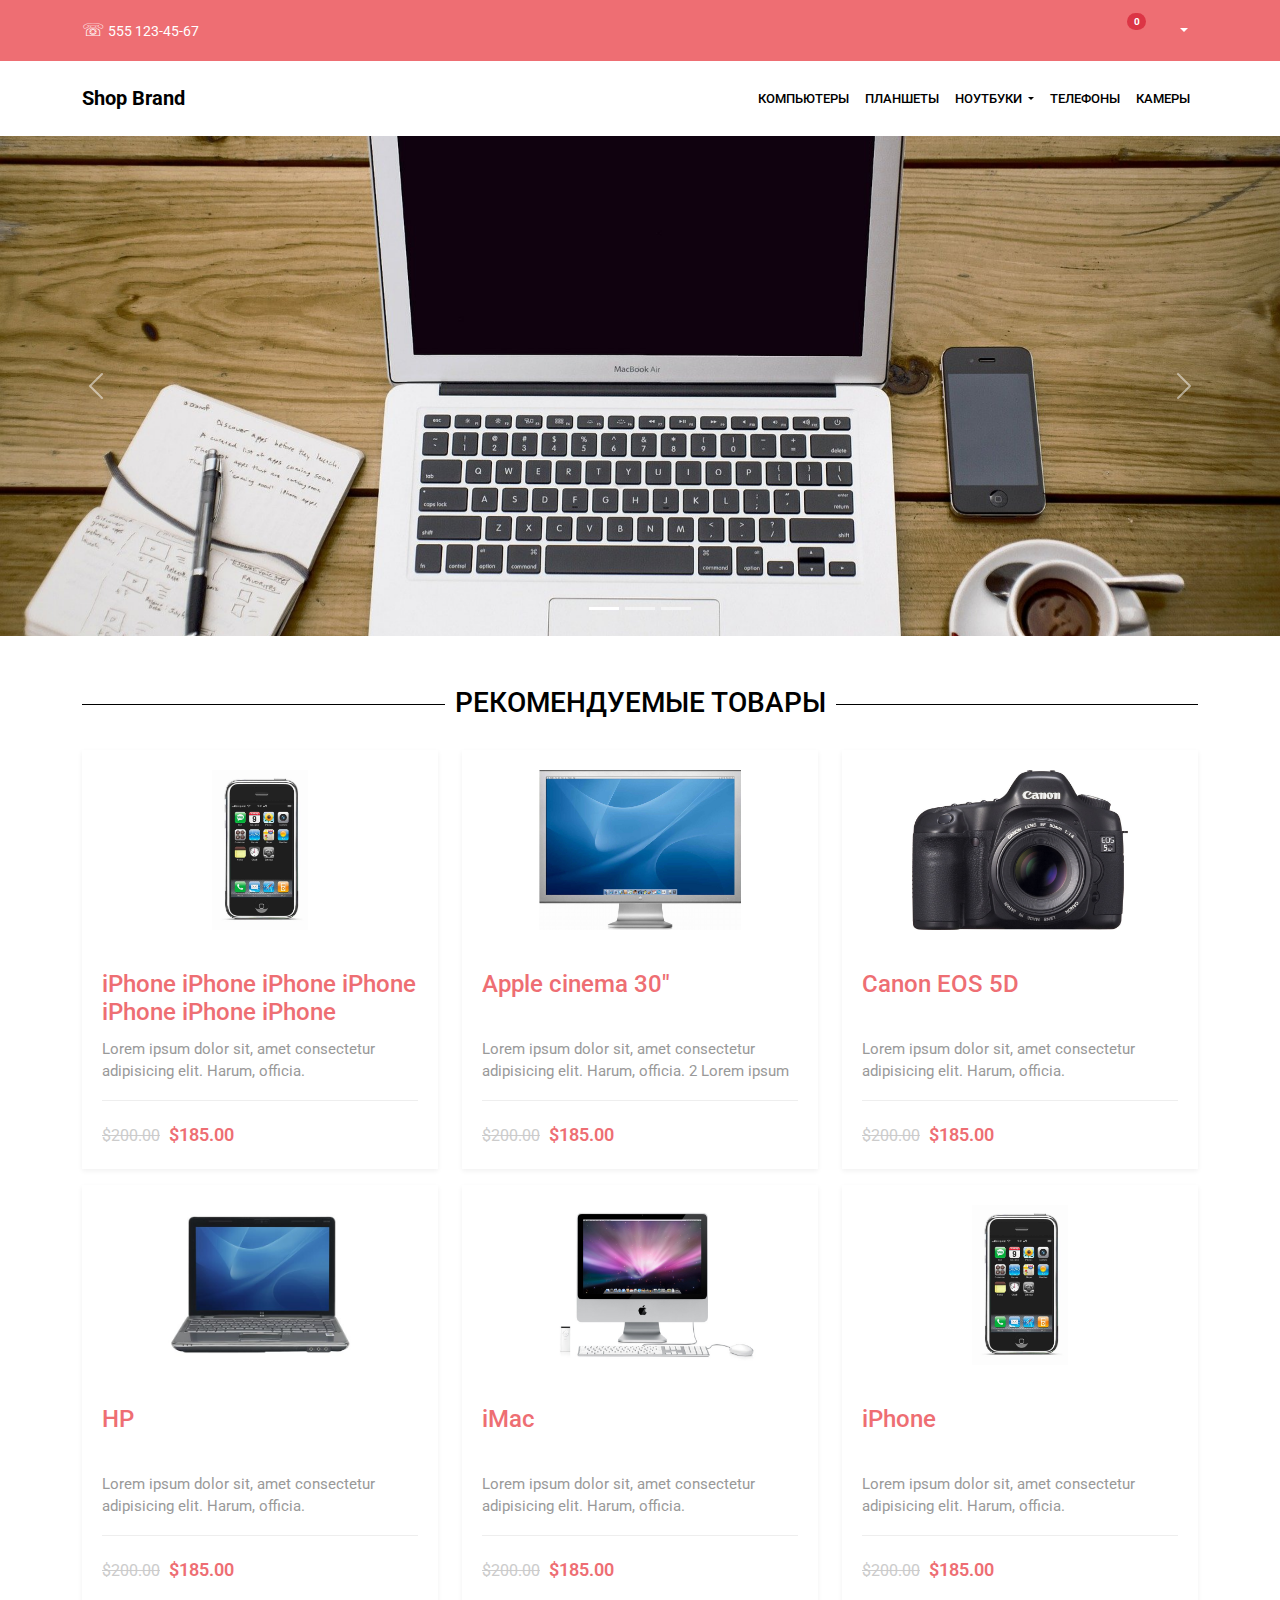
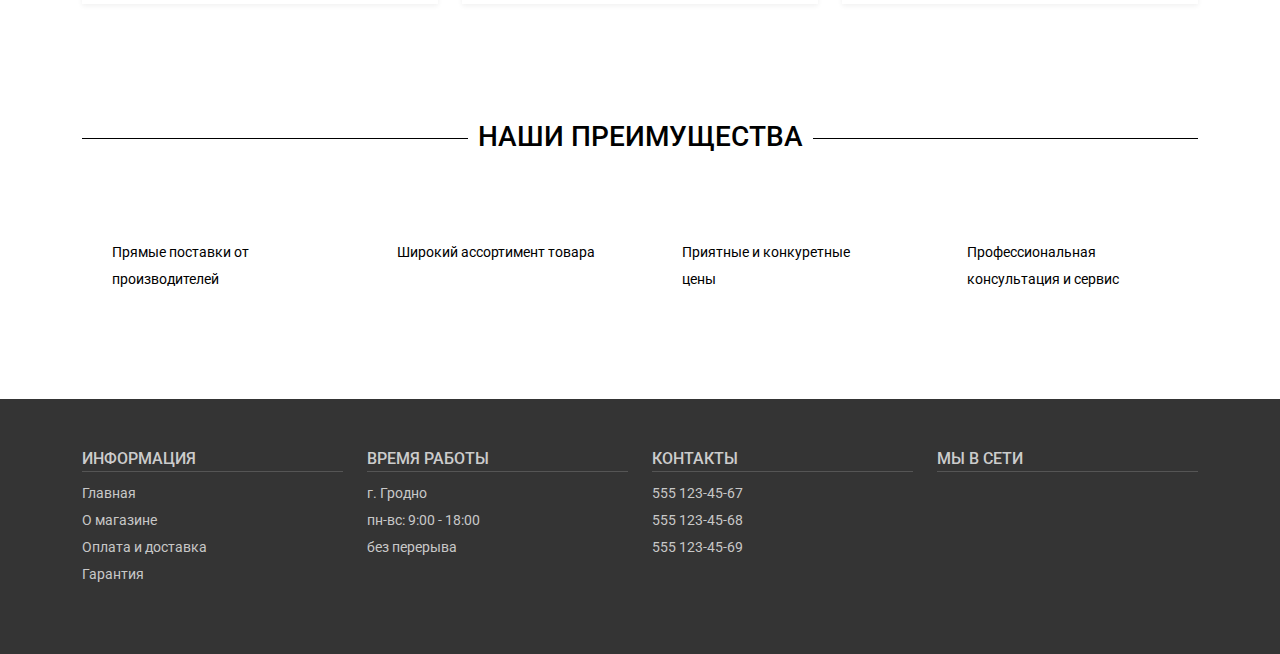
<file: index.html>
<!doctype html>
<html lang="en">
<head>
	<!-- Required meta tags -->
	<meta charset="utf-8">
	<meta name="viewport" content="width=device-width, initial-scale=1">
	<link rel="icon" href="favicon.ico">
	<title>Shop</title>
	<link rel="preconnect" href="https://fonts.gstatic.com">
	<link href="https://fonts.googleapis.com/css2?family=Roboto:wght@300;400;500;700&display=swap" rel="stylesheet">
	<link rel="stylesheet" href="https://use.fontawesome.com/releases/v5.15.2/css/all.css" integrity="sha384-vSIIfh2YWi9wW0r9iZe7RJPrKwp6bG+s9QZMoITbCckVJqGCCRhc+ccxNcdpHuYu" crossorigin="anonymous">
	<link rel="stylesheet" href="bootstrap/css/bootstrap.min.css">
	<link rel="stylesheet" href="css/main.css">
</head>
<body>

	<header>

		<div class="header-top py-3">
			<div class="container">
				<div class="row justify-content-between">

					<div class="col">
						<a href="tel:5551234567"><span class="icon-phone">&#9743;</span> 555 123-45-67</a>
					</div>

					<div class="col icons text-end">

						<form id="search">
							<div class="input-group">
								<input type="text" class="form-control" placeholder="Search..." aria-label="Search..." name="s">
								<button class="btn close-search" type="button"><i class="fas fa-times"></i></button>
								<button class="btn" type="submit"><i class="fas fa-search"></i></button>
							</div>
						</form>
						<a href="#" class="open-search"><i class="fas fa-search"></i></a>

						<a href="#" data-bs-toggle="modal" data-bs-target="#cart-modal" class="open-cart-modal">
							<i class="fas fa-shopping-cart"></i>
							<span class="badge bg-danger rounded-pill count-items">0</span>
						</a>
						<div class="modal fade" id="cart-modal" tabindex="-1" aria-labelledby="exampleModalLabel" aria-hidden="true">
							<div class="modal-dialog modal-xl">
								<div class="modal-content">
									<div class="modal-header">
										<h5 class="modal-title" id="exampleModalLabel">Корзина</h5>
										<button type="button" class="btn-close" data-bs-dismiss="modal" aria-label="Close"></button>
									</div>
									<div class="modal-body">
										<table class="table text-start">
											<thead>
												<tr>
													<th scope="col">Фото</th>
													<th scope="col">Товар</th>
													<th scope="col">Кол-во</th>
													<th scope="col">Цена</th>
												</tr>
											</thead>
											<tbody>
												<tr>
													<td><a href="#"><img src="img/products/apple_cinema_30.jpg" alt=""></a></td>
													<td><a href="#">Apple cinema 30"</a></td>
													<td>1</td>
													<td>1000</td>
												</tr>
												<tr>
													<td><a href="#"><img src="img/products/canon_eos_5d_1.jpg" alt=""></a></td>
													<td><a href="#">Canon EOS 5D</a></td>
													<td>1</td>
													<td>750</td>
												</tr>
												<tr>
													<td><a href="#"><img src="img/products/iphone_1.jpg" alt=""></a></td>
													<td><a href="#">iPhone</a></td>
													<td>1</td>
													<td>1000</td>
												</tr>
											</tbody>
										</table>
									</div>
									<div class="modal-footer">
										<button type="button" class="btn btn-danger" data-bs-dismiss="modal">Продолжить покупки</button>
										<button type="button" class="btn btn-primary">Оформить заказ</button>
									</div>
								</div>
							</div>
						</div>

						<a href="#"><i class="far fa-heart"></i></a>

						<div class="dropdown d-inline-block">
							<a href="#" class="dropdown-toggle" data-bs-toggle="dropdown"><i class="far fa-user"></i></a>
							<ul class="dropdown-menu" aria-labelledby="dropdownMenuButton1">
								<li><a class="dropdown-item" href="#">Авторизация</a></li>
								<li><a class="dropdown-item" href="#">Регистрация</a></li>
							</ul>
						</div>

					</div>

				</div>
			</div>
		</div><!-- header-top -->

		<div class="header-bottom py-2">
			<div class="container">
				<nav class="navbar navbar-expand-lg navbar-light">
					<div class="container-fluid p-0">
						<a class="navbar-brand" href="index.html">Shop Brand</a>
						<button class="navbar-toggler" type="button" data-bs-toggle="collapse" data-bs-target="#navbarSupportedContent" aria-controls="navbarSupportedContent" aria-expanded="false" aria-label="Toggle navigation">
							<span class="navbar-toggler-icon"></span>
						</button>
						<div class="collapse navbar-collapse" id="navbarSupportedContent">
							<ul class="navbar-nav ms-auto mb-2 mb-lg-0">
								<li class="nav-item">
									<a class="nav-link" href="category.html">Компьютеры</a>
								</li>
								<li class="nav-item">
									<a class="nav-link" href="category.html">Планшеты</a>
								</li>
								<li class="nav-item dropdown">
									<a class="nav-link dropdown-toggle" href="#" id="navbarDropdown" role="button" data-bs-toggle="dropdown" aria-expanded="false">
										Ноутбуки
									</a>
									<ul class="dropdown-menu" aria-labelledby="navbarDropdown">
										<li><a class="dropdown-item" href="category.html">Mac</a></li>
										<li><a class="dropdown-item" href="category.html">Windows</a></li>
									</ul>
								</li>
								<li class="nav-item">
									<a class="nav-link" href="category.html">Телефоны</a>
								</li>
								<li class="nav-item">
									<a class="nav-link" href="category.html">Камеры</a>
								</li>
							</ul>
						</div>
					</div>
				</nav>
			</div>
		</div><!-- header-bottom -->

	</header>

	<div class="container-fluid my-carousel">			
		<div id="carouselExampleIndicators" class="carousel slide carousel-fade" data-bs-ride="carousel" data-bs-interval="5000">
			<div class="carousel-indicators">
				<button type="button" data-bs-target="#carouselExampleIndicators" data-bs-slide-to="0" class="active" aria-current="true" aria-label="Slide 1"></button>
				<button type="button" data-bs-target="#carouselExampleIndicators" data-bs-slide-to="1" aria-label="Slide 2"></button>
				<button type="button" data-bs-target="#carouselExampleIndicators" data-bs-slide-to="2" aria-label="Slide 3"></button>
			</div>
			<div class="carousel-inner">
				<div class="carousel-item active">
					<img src="img/1.jpg" class="d-block w-100" alt="...">
				</div>
				<div class="carousel-item">
					<img src="img/2.jpg" class="d-block w-100" alt="...">
				</div>
				<div class="carousel-item">
					<img src="img/3.jpg" class="d-block w-100" alt="...">
				</div>
			</div>
			<button class="carousel-control-prev" type="button" data-bs-target="#carouselExampleIndicators"  data-bs-slide="prev">
				<span class="carousel-control-prev-icon" aria-hidden="true"></span>
				<span class="visually-hidden">Previous</span>
			</button>
			<button class="carousel-control-next" type="button" data-bs-target="#carouselExampleIndicators"  data-bs-slide="next">
				<span class="carousel-control-next-icon" aria-hidden="true"></span>
				<span class="visually-hidden">Next</span>
			</button>
		</div>
	</div>

	<section class="featured-products">
		<div class="container">
			<div class="row">
				<div class="col-12">
					<h3 class="section-title">Рекомендуемые товары</h3>
				</div>

				<div class="col-md-4 col-sm-6 mb-3">
					<div class="product-card">
						<div class="product-thumb">
							<a href="product.html"><img src="img/products/iphone_1.jpg" alt=""></a>
						</div>
						<div class="product-details">
							<h4><a href="product.html">iPhone iPhone iPhone iPhone iPhone iPhone iPhone</a></h4>
							<p>Lorem ipsum dolor sit, amet consectetur adipisicing elit. Harum, officia.</p>
							<div class="product-bottom-details d-flex justify-content-between">
								<div class="product-price">
									<small>$200.00</small>
									$185.00
								</div>
								<div class="product-links">
									<a href="#"><i class="fas fa-shopping-cart"></i></a>
									<a href="#"><i class="far fa-heart"></i></a>
								</div>
							</div>
						</div>
					</div>
				</div>

				<div class="col-md-4 col-sm-6 mb-3">
					<div class="product-card">
						<div class="product-thumb">
							<a href="product.html"><img src="img/products/apple_cinema_30.jpg" alt=""></a>
						</div>
						<div class="product-details">
							<h4><a href="product.html">Apple cinema 30"</a></h4>
							<p>Lorem ipsum dolor sit, amet consectetur adipisicing elit. Harum, officia. 2 Lorem ipsum dolor sit, amet consectetur adipisicing elit. Harum, officia.</p>
							<div class="product-bottom-details d-flex justify-content-between">
								<div class="product-price">
									<small>$200.00</small>
									$185.00
								</div>
								<div class="product-links">
									<a href="#"><i class="fas fa-shopping-cart"></i></a>
									<a href="#"><i class="far fa-heart"></i></a>
								</div>
							</div>
						</div>
					</div>
				</div>

				<div class="col-md-4 col-sm-6 mb-3">
					<div class="product-card">
						<div class="product-thumb">
							<a href="product.html"><img src="img/products/canon_eos_5d_1.jpg" alt=""></a>
						</div>
						<div class="product-details">
							<h4><a href="product.html">Canon EOS 5D</a></h4>
							<p>Lorem ipsum dolor sit, amet consectetur adipisicing elit. Harum, officia.</p>
							<div class="product-bottom-details d-flex justify-content-between">
								<div class="product-price">
									<small>$200.00</small>
									$185.00
								</div>
								<div class="product-links">
									<a href="#"><i class="fas fa-shopping-cart"></i></a>
									<a href="#"><i class="far fa-heart"></i></a>
								</div>
							</div>
						</div>
					</div>
				</div>

				<div class="col-md-4 col-sm-6 mb-3">
					<div class="product-card">
						<div class="product-thumb">
							<a href="product.html"><img src="img/products/hp_1.jpg" alt=""></a>
						</div>
						<div class="product-details">
							<h4><a href="product.html">HP</a></h4>
							<p>Lorem ipsum dolor sit, amet consectetur adipisicing elit. Harum, officia.</p>
							<div class="product-bottom-details d-flex justify-content-between">
								<div class="product-price">
									<small>$200.00</small>
									$185.00
								</div>
								<div class="product-links">
									<a href="#"><i class="fas fa-shopping-cart"></i></a>
									<a href="#"><i class="far fa-heart"></i></a>
								</div>
							</div>
						</div>
					</div>
				</div>

				<div class="col-md-4 col-sm-6 mb-3">
					<div class="product-card">
						<div class="product-thumb">
							<a href="product.html"><img src="img/products/imac_1.jpg" alt=""></a>
						</div>
						<div class="product-details">
							<h4><a href="product.html">iMac</a></h4>
							<p>Lorem ipsum dolor sit, amet consectetur adipisicing elit. Harum, officia.</p>
							<div class="product-bottom-details d-flex justify-content-between">
								<div class="product-price">
									<small>$200.00</small>
									$185.00
								</div>
								<div class="product-links">
									<a href="#"><i class="fas fa-shopping-cart"></i></a>
									<a href="#"><i class="far fa-heart"></i></a>
								</div>
							</div>
						</div>
					</div>
				</div>

				<div class="col-md-4 col-sm-6 mb-3">
					<div class="product-card">
						<div class="product-thumb">
							<a href="product.html"><img src="img/products/iphone_1.jpg" alt=""></a>
						</div>
						<div class="product-details">
							<h4><a href="product.html">iPhone</a></h4>
							<p>Lorem ipsum dolor sit, amet consectetur adipisicing elit. Harum, officia.</p>
							<div class="product-bottom-details d-flex justify-content-between">
								<div class="product-price">
									<small>$200.00</small>
									$185.00
								</div>
								<div class="product-links">
									<a href="#"><i class="fas fa-shopping-cart"></i></a>
									<a href="#"><i class="far fa-heart"></i></a>
								</div>
							</div>
						</div>
					</div>
				</div>

			</div>
		</div>
	</section>

	<section class="services">
		<div class="container">
			<div class="row">
				<div class="col-12">
					<h3 class="section-title">Наши преимущества</h3>
				</div>
				<div class="col-md-3 col-sm-6">
					<div class="service-item">
						<p class="text-center"><i class="fas fa-shipping-fast"></i></p>
						<p>Прямые поставки от производителей</p>
					</div>
				</div>

				<div class="col-md-3 col-sm-6">
					<div class="service-item">
						<p class="text-center"><i class="fas fa-cubes"></i></p>
						<p>Широкий ассортимент товара</p>
					</div>
				</div>

				<div class="col-md-3 col-sm-6">
					<div class="service-item">
						<p class="text-center"><i class="fas fa-hand-holding-usd"></i></p>
						<p>Приятные и конкуретные цены</p>
					</div>
				</div>

				<div class="col-md-3 col-sm-6">
					<div class="service-item">
						<p class="text-center"><i class="fas fa-user-cog"></i></p>
						<p>Профессиональная консультация и сервис</p>
					</div>
				</div>
			</div>
		</div>
	</section>

	<footer>
		<section class="footer">
			<div class="container">
				<div class="row">
					<div class="col-md-3 col-6">
						<h4>Информация</h4>
						<ul class="list-unstyled">
							<li><a href="index.html">Главная</a></li>
							<li><a href="index.html">О магазине</a></li>
							<li><a href="index.html">Оплата и доставка</a></li>
							<li><a href="index.html">Гарантия</a></li>
						</ul>
					</div>

					<div class="col-md-3 col-6">
						<h4>Время работы</h4>
						<ul class="list-unstyled">
							<li>г. Гродно</li>
							<li>пн-вс: 9:00 - 18:00</li>
							<li>без перерыва</li>
						</ul>
					</div>

					<div class="col-md-3 col-6">
						<h4>Контакты</h4>
						<ul class="list-unstyled">
							<li><a href="tel:5551234567">555 123-45-67</a></li>
							<li><a href="tel:5551234568">555 123-45-68</a></li>
							<li><a href="tel:5551234569">555 123-45-69</a></li>
						</ul>
					</div>

					<div class="col-md-3 col-6">
						<h4>Мы в сети</h4>
						<div class="footer-icons">
							<a href="#"><i class="fab fa-facebook-f"></i></a>
							<a href="#"><i class="fab fa-youtube"></i></a>
							<a href="#"><i class="fab fa-instagram"></i></a>
						</div>
					</div>
				</div>
			</div>
		</section>
	</footer>

	<button id="top">
		<i class="fas fa-angle-double-up"></i>
	</button>

	<script src="bootstrap/js/bootstrap.bundle.js"></script>
	<script src="https://code.jquery.com/jquery-3.5.1.min.js" integrity="sha256-9/aliU8dGd2tb6OSsuzixeV4y/faTqgFtohetphbbj0=" crossorigin="anonymous"></script>
	<script src="js/main.js"></script>
	
</body>
</html>
</file>
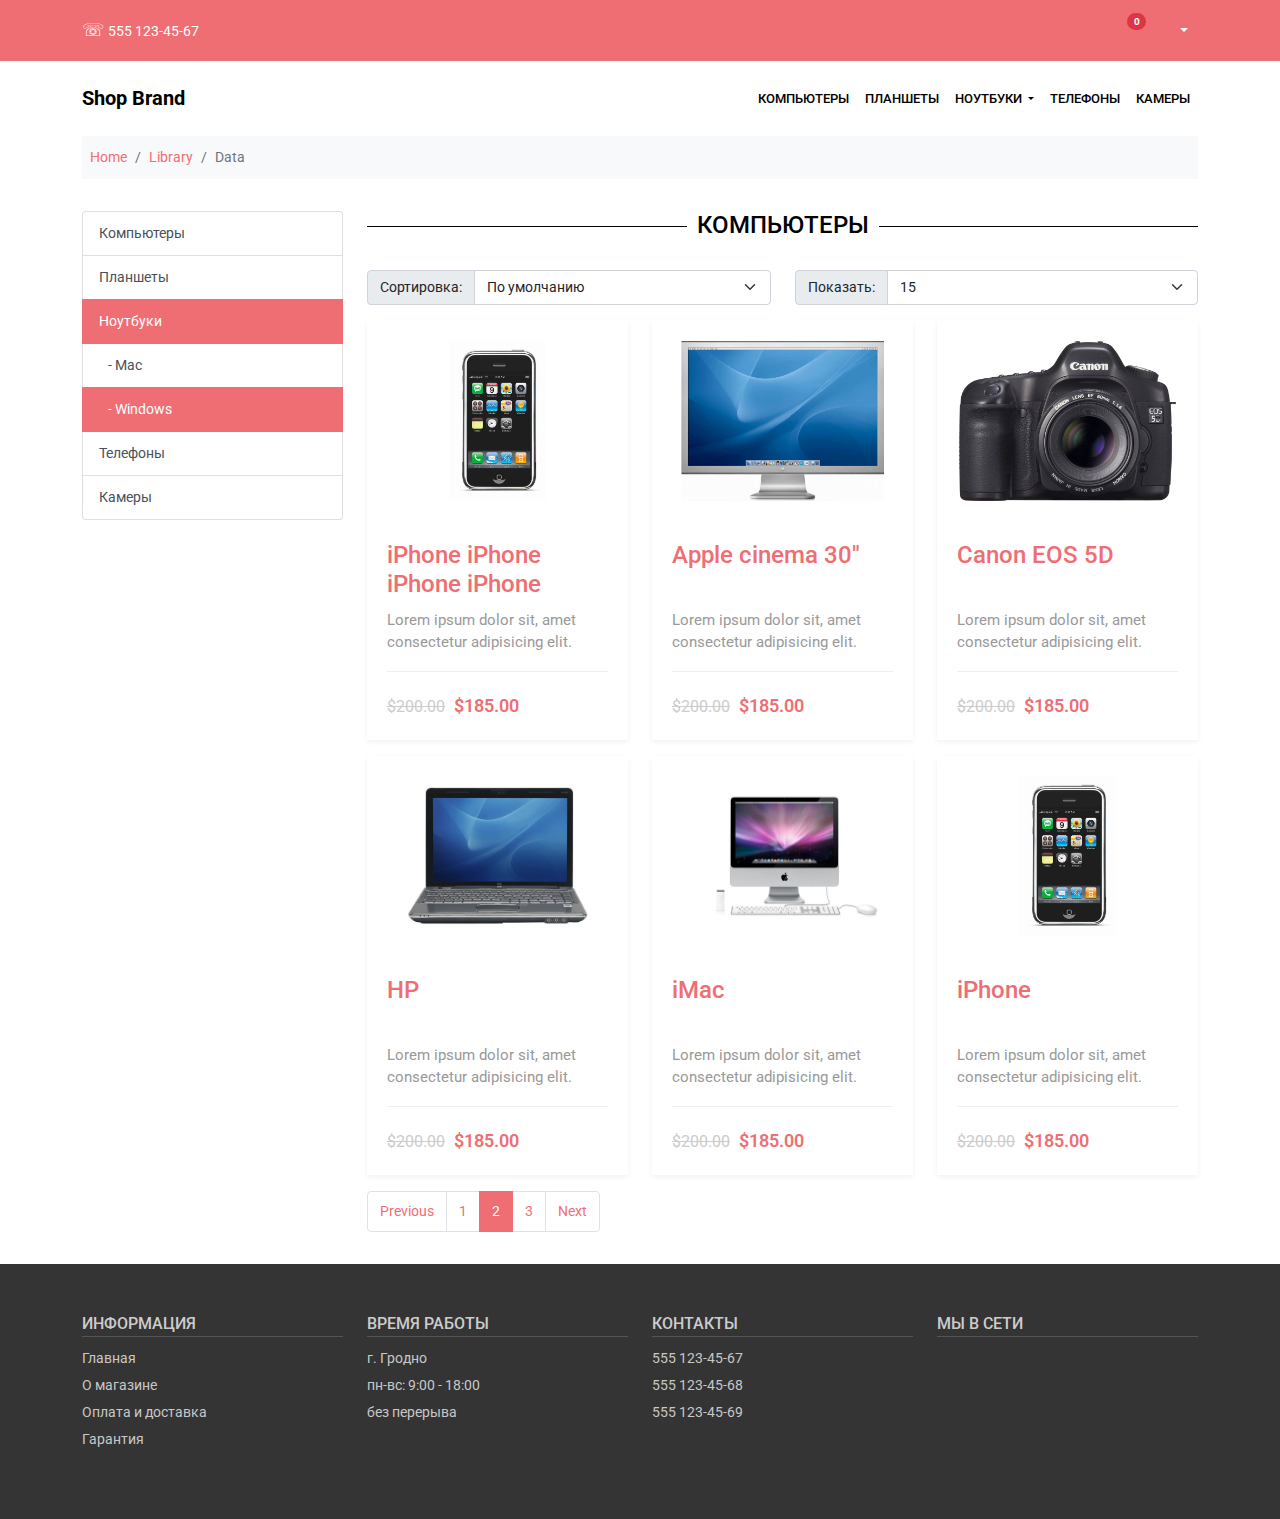
<file: category.html>
<!doctype html>
<html lang="en">
<head>
	<!-- Required meta tags -->
	<meta charset="utf-8">
	<meta name="viewport" content="width=device-width, initial-scale=1">
	<link rel="icon" href="favicon.ico">
	<title>Shop</title>
	<link rel="preconnect" href="https://fonts.gstatic.com">
	<link href="https://fonts.googleapis.com/css2?family=Roboto:wght@300;400;500;700&display=swap" rel="stylesheet">
	<link rel="stylesheet" href="https://use.fontawesome.com/releases/v5.15.2/css/all.css" integrity="sha384-vSIIfh2YWi9wW0r9iZe7RJPrKwp6bG+s9QZMoITbCckVJqGCCRhc+ccxNcdpHuYu" crossorigin="anonymous">
	<link rel="stylesheet" href="bootstrap/css/bootstrap.min.css">
	<link rel="stylesheet" href="css/main.css">
</head>
<body>

	<header>

		<div class="header-top py-3">
			<div class="container">
				<div class="row justify-content-between">

					<div class="col">
						<a href="tel:5551234567"><span class="icon-phone">&#9743;</span> 555 123-45-67</a>
					</div>

					<div class="col icons text-end">

						<form id="search">
							<div class="input-group">
								<input type="text" class="form-control" placeholder="Search..." aria-label="Search..." name="s">
								<button class="btn close-search" type="button"><i class="fas fa-times"></i></button>
								<button class="btn" type="submit"><i class="fas fa-search"></i></button>
							</div>
						</form>
						<a href="#" class="open-search"><i class="fas fa-search"></i></a>

						<a href="#" data-bs-toggle="modal" data-bs-target="#cart-modal" class="open-cart-modal">
							<i class="fas fa-shopping-cart"></i>
							<span class="badge bg-danger rounded-pill count-items">0</span>
						</a>
						<div class="modal fade" id="cart-modal" tabindex="-1" aria-labelledby="exampleModalLabel" aria-hidden="true">
							<div class="modal-dialog modal-xl">
								<div class="modal-content">
									<div class="modal-header">
										<h5 class="modal-title" id="exampleModalLabel">Корзина</h5>
										<button type="button" class="btn-close" data-bs-dismiss="modal" aria-label="Close"></button>
									</div>
									<div class="modal-body">
										<table class="table text-start">
											<thead>
												<tr>
													<th scope="col">Фото</th>
													<th scope="col">Товар</th>
													<th scope="col">Кол-во</th>
													<th scope="col">Цена</th>
												</tr>
											</thead>
											<tbody>
												<tr>
													<td><a href="#"><img src="img/products/apple_cinema_30.jpg" alt=""></a></td>
													<td><a href="#">Apple cinema 30"</a></td>
													<td>1</td>
													<td>1000</td>
												</tr>
												<tr>
													<td><a href="#"><img src="img/products/canon_eos_5d_1.jpg" alt=""></a></td>
													<td><a href="#">Canon EOS 5D</a></td>
													<td>1</td>
													<td>750</td>
												</tr>
												<tr>
													<td><a href="#"><img src="img/products/iphone_1.jpg" alt=""></a></td>
													<td><a href="#">iPhone</a></td>
													<td>1</td>
													<td>1000</td>
												</tr>
											</tbody>
										</table>
									</div>
									<div class="modal-footer">
										<button type="button" class="btn btn-danger" data-bs-dismiss="modal">Продолжить покупки</button>
										<button type="button" class="btn btn-primary">Оформить заказ</button>
									</div>
								</div>
							</div>
						</div>

						<a href="#"><i class="far fa-heart"></i></a>

						<div class="dropdown d-inline-block">
							<a href="#" class="dropdown-toggle" data-bs-toggle="dropdown"><i class="far fa-user"></i></a>
							<ul class="dropdown-menu" aria-labelledby="dropdownMenuButton1">
								<li><a class="dropdown-item" href="#">Авторизация</a></li>
								<li><a class="dropdown-item" href="#">Регистрация</a></li>
							</ul>
						</div>

					</div>

				</div>
			</div>
		</div><!-- header-top -->

		<div class="header-bottom py-2">
			<div class="container">
				<nav class="navbar navbar-expand-lg navbar-light">
					<div class="container-fluid p-0">
						<a class="navbar-brand" href="index.html">Shop Brand</a>
						<button class="navbar-toggler" type="button" data-bs-toggle="collapse" data-bs-target="#navbarSupportedContent" aria-controls="navbarSupportedContent" aria-expanded="false" aria-label="Toggle navigation">
							<span class="navbar-toggler-icon"></span>
						</button>
						<div class="collapse navbar-collapse" id="navbarSupportedContent">
							<ul class="navbar-nav ms-auto mb-2 mb-lg-0">
								<li class="nav-item">
									<a class="nav-link" href="category.html">Компьютеры</a>
								</li>
								<li class="nav-item">
									<a class="nav-link" href="category.html">Планшеты</a>
								</li>
								<li class="nav-item dropdown">
									<a class="nav-link dropdown-toggle" href="#" id="navbarDropdown" role="button" data-bs-toggle="dropdown" aria-expanded="false">
										Ноутбуки
									</a>
									<ul class="dropdown-menu" aria-labelledby="navbarDropdown">
										<li><a class="dropdown-item" href="category.html">Mac</a></li>
										<li><a class="dropdown-item" href="category.html">Windows</a></li>
									</ul>
								</li>
								<li class="nav-item">
									<a class="nav-link" href="category.html">Телефоны</a>
								</li>
								<li class="nav-item">
									<a class="nav-link" href="category.html">Камеры</a>
								</li>
							</ul>
						</div>
					</div>
				</nav>
			</div>
		</div><!-- header-bottom -->

	</header>

	<div class="container">
		<nav aria-label="breadcrumb">
			<ol class="breadcrumb bg-light p-2">
				<li class="breadcrumb-item"><a href="#">Home</a></li>
				<li class="breadcrumb-item"><a href="#">Library</a></li>
				<li class="breadcrumb-item active" aria-current="page">Data</li>
			</ol>
		</nav>
	</div>

	<div class="container py-3">
		<div class="row">

			<div class="col-lg-3 sidebar">
				<div class="sidebar-toggler mb-2">
					<button class="btn btn-light" type="button">Категории <i class="fas fa-chevron-circle-down"></i></button>
				</div>
				<div class="sidebar-toggle">
					<div class="list-group">
						<a href="#" class="list-group-item list-group-item-action">Компьютеры</a>
						<a href="#" class="list-group-item list-group-item-action">Планшеты</a>
						<a href="#" class="list-group-item list-group-item-action active">Ноутбуки</a>
						<a href="#" class="list-group-item list-group-item-action">&nbsp;&nbsp;&nbsp;- Mac</a>
						<a href="#" class="list-group-item list-group-item-action active">&nbsp;&nbsp;&nbsp;- Windows</a>
						<a href="#" class="list-group-item list-group-item-action">Телефоны</a>
						<a href="#" class="list-group-item list-group-item-action">Камеры</a>
					</div>
				</div>
			</div>

			<div class="col-lg-9 content">

				<h1 class="section-title">Компьютеры</h1>

				<div class="row">
					<div class="col-sm-6">
						<div class="input-group mb-3">
							<label class="input-group-text" for="input-sort">Сортировка:</label>
							<select class="form-select" id="input-sort">
								<option selected>По умолчанию</option>
								<option value="1">Название (А - Я)</option>
								<option value="2">Название (Я - А)</option>
								<option value="3">Цена (низкая > высокая)</option>
								<option value="3">Цена (высокая > низкая)</option>
							</select>
						</div>
					</div>

					<div class="col-sm-6">
						<div class="input-group mb-3">
							<label class="input-group-text" for="input-sort">Показать:</label>
							<select class="form-select" id="input-sort">
								<option selected>15</option>
								<option value="1">25</option>
								<option value="2">50</option>
								<option value="3">75</option>
								<option value="3">100</option>
							</select>
						</div>
					</div>
				</div>

				<div class="row">
					<div class="col-md-4 col-sm-6 mb-3">
						<div class="product-card">
							<div class="product-thumb">
								<a href="product.html"><img src="img/products/iphone_1.jpg" alt=""></a>
							</div>
							<div class="product-details">
								<h4><a href="product.html">iPhone iPhone iPhone iPhone iPhone iPhone iPhone</a></h4>
								<p>Lorem ipsum dolor sit, amet consectetur adipisicing elit. Harum, officia.</p>
								<div class="product-bottom-details d-flex justify-content-between">
									<div class="product-price">
										<small>$200.00</small>
										$185.00
									</div>
									<div class="product-links">
										<a href="#"><i class="fas fa-shopping-cart"></i></a>
										<a href="#"><i class="far fa-heart"></i></a>
									</div>
								</div>
							</div>
						</div>
					</div>

					<div class="col-md-4 col-sm-6 mb-3">
						<div class="product-card">
							<div class="product-thumb">
								<a href="product.html"><img src="img/products/apple_cinema_30.jpg" alt=""></a>
							</div>
							<div class="product-details">
								<h4><a href="product.html">Apple cinema 30"</a></h4>
								<p>Lorem ipsum dolor sit, amet consectetur adipisicing elit. Harum, officia. 2 Lorem ipsum dolor sit, amet consectetur adipisicing elit. Harum, officia.</p>
								<div class="product-bottom-details d-flex justify-content-between">
									<div class="product-price">
										<small>$200.00</small>
										$185.00
									</div>
									<div class="product-links">
										<a href="#"><i class="fas fa-shopping-cart"></i></a>
										<a href="#"><i class="far fa-heart"></i></a>
									</div>
								</div>
							</div>
						</div>
					</div>

					<div class="col-md-4 col-sm-6 mb-3">
						<div class="product-card">
							<div class="product-thumb">
								<a href="product.html"><img src="img/products/canon_eos_5d_1.jpg" alt=""></a>
							</div>
							<div class="product-details">
								<h4><a href="product.html">Canon EOS 5D</a></h4>
								<p>Lorem ipsum dolor sit, amet consectetur adipisicing elit. Harum, officia.</p>
								<div class="product-bottom-details d-flex justify-content-between">
									<div class="product-price">
										<small>$200.00</small>
										$185.00
									</div>
									<div class="product-links">
										<a href="#"><i class="fas fa-shopping-cart"></i></a>
										<a href="#"><i class="far fa-heart"></i></a>
									</div>
								</div>
							</div>
						</div>
					</div>

					<div class="col-md-4 col-sm-6 mb-3">
						<div class="product-card">
							<div class="product-thumb">
								<a href="product.html"><img src="img/products/hp_1.jpg" alt=""></a>
							</div>
							<div class="product-details">
								<h4><a href="product.html">HP</a></h4>
								<p>Lorem ipsum dolor sit, amet consectetur adipisicing elit. Harum, officia.</p>
								<div class="product-bottom-details d-flex justify-content-between">
									<div class="product-price">
										<small>$200.00</small>
										$185.00
									</div>
									<div class="product-links">
										<a href="#"><i class="fas fa-shopping-cart"></i></a>
										<a href="#"><i class="far fa-heart"></i></a>
									</div>
								</div>
							</div>
						</div>
					</div>

					<div class="col-md-4 col-sm-6 mb-3">
						<div class="product-card">
							<div class="product-thumb">
								<a href="product.html"><img src="img/products/imac_1.jpg" alt=""></a>
							</div>
							<div class="product-details">
								<h4><a href="product.html">iMac</a></h4>
								<p>Lorem ipsum dolor sit, amet consectetur adipisicing elit. Harum, officia.</p>
								<div class="product-bottom-details d-flex justify-content-between">
									<div class="product-price">
										<small>$200.00</small>
										$185.00
									</div>
									<div class="product-links">
										<a href="#"><i class="fas fa-shopping-cart"></i></a>
										<a href="#"><i class="far fa-heart"></i></a>
									</div>
								</div>
							</div>
						</div>
					</div>

					<div class="col-md-4 col-sm-6 mb-3">
						<div class="product-card">
							<div class="product-thumb">
								<a href="product.html"><img src="img/products/iphone_1.jpg" alt=""></a>
							</div>
							<div class="product-details">
								<h4><a href="product.html">iPhone</a></h4>
								<p>Lorem ipsum dolor sit, amet consectetur adipisicing elit. Harum, officia.</p>
								<div class="product-bottom-details d-flex justify-content-between">
									<div class="product-price">
										<small>$200.00</small>
										$185.00
									</div>
									<div class="product-links">
										<a href="#"><i class="fas fa-shopping-cart"></i></a>
										<a href="#"><i class="far fa-heart"></i></a>
									</div>
								</div>
							</div>
						</div>
					</div>
				</div>

				<div class="row">
					<div class="col-md-12">
						<nav>
							<ul class="pagination">
								<li class="page-item">
									<a class="page-link" href="#" tabindex="-1" aria-disabled="true">Previous</a>
								</li>
								<li class="page-item"><a class="page-link" href="#">1</a></li>
								<li class="page-item active" aria-current="page">
									<a class="page-link" href="#">2</a>
								</li>
								<li class="page-item"><a class="page-link" href="#">3</a></li>
								<li class="page-item">
									<a class="page-link" href="#">Next</a>
								</li>
							</ul>
						</nav>
					</div>
				</div>

			</div>

		</div>
	</div>

	<footer>
		<section class="footer">
			<div class="container">
				<div class="row">
					<div class="col-md-3 col-6">
						<h4>Информация</h4>
						<ul class="list-unstyled">
							<li><a href="index.html">Главная</a></li>
							<li><a href="index.html">О магазине</a></li>
							<li><a href="index.html">Оплата и доставка</a></li>
							<li><a href="index.html">Гарантия</a></li>
						</ul>
					</div>

					<div class="col-md-3 col-6">
						<h4>Время работы</h4>
						<ul class="list-unstyled">
							<li>г. Гродно</li>
							<li>пн-вс: 9:00 - 18:00</li>
							<li>без перерыва</li>
						</ul>
					</div>

					<div class="col-md-3 col-6">
						<h4>Контакты</h4>
						<ul class="list-unstyled">
							<li><a href="tel:5551234567">555 123-45-67</a></li>
							<li><a href="tel:5551234568">555 123-45-68</a></li>
							<li><a href="tel:5551234569">555 123-45-69</a></li>
						</ul>
					</div>

					<div class="col-md-3 col-6">
						<h4>Мы в сети</h4>
						<div class="footer-icons">
							<a href="#"><i class="fab fa-facebook-f"></i></a>
							<a href="#"><i class="fab fa-youtube"></i></a>
							<a href="#"><i class="fab fa-instagram"></i></a>
						</div>
					</div>
				</div>
			</div>
		</section>
	</footer>

	<button id="top">
		<i class="fas fa-angle-double-up"></i>
	</button>

	<script src="bootstrap/js/bootstrap.bundle.js"></script>
	<script src="https://code.jquery.com/jquery-3.5.1.min.js" integrity="sha256-9/aliU8dGd2tb6OSsuzixeV4y/faTqgFtohetphbbj0=" crossorigin="anonymous"></script>
	<script src="js/main.js"></script>
	
</body>
</html>
</file>
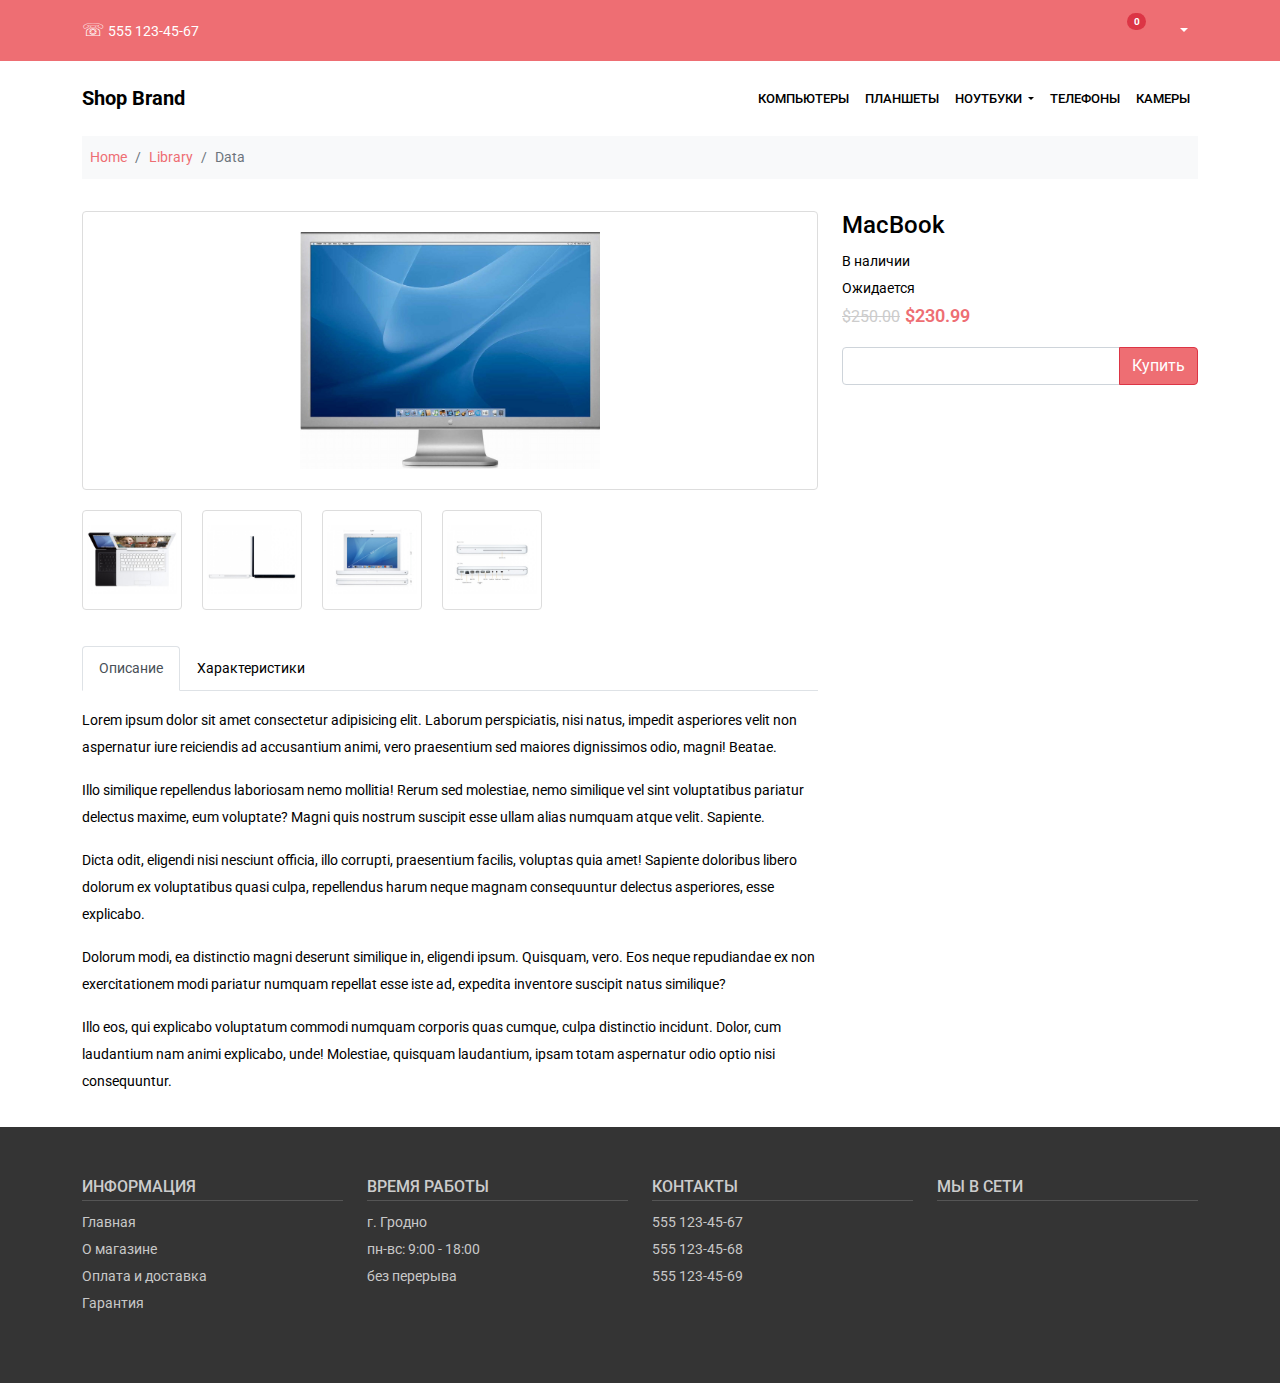
<file: product.html>
<!doctype html>
<html lang="en">
<head>
	<!-- Required meta tags -->
	<meta charset="utf-8">
	<meta name="viewport" content="width=device-width, initial-scale=1">
	<link rel="icon" href="favicon.ico">
	<title>Shop</title>
	<link rel="preconnect" href="https://fonts.gstatic.com">
	<link href="https://fonts.googleapis.com/css2?family=Roboto:wght@300;400;500;700&display=swap" rel="stylesheet">
	<link rel="stylesheet" href="https://use.fontawesome.com/releases/v5.15.2/css/all.css" integrity="sha384-vSIIfh2YWi9wW0r9iZe7RJPrKwp6bG+s9QZMoITbCckVJqGCCRhc+ccxNcdpHuYu" crossorigin="anonymous">
	<link rel="stylesheet" href="bootstrap/css/bootstrap.min.css">
	<link rel="stylesheet" href="css/magnific-popup.css">
	<link rel="stylesheet" href="css/main.css">
</head>
<body>

	<header>

		<div class="header-top py-3">
			<div class="container">
				<div class="row justify-content-between">

					<div class="col">
						<a href="tel:5551234567"><span class="icon-phone">&#9743;</span> 555 123-45-67</a>
					</div>

					<div class="col icons text-end">

						<form id="search">
							<div class="input-group">
								<input type="text" class="form-control" placeholder="Search..." aria-label="Search..." name="s">
								<button class="btn close-search" type="button"><i class="fas fa-times"></i></button>
								<button class="btn" type="submit"><i class="fas fa-search"></i></button>
							</div>
						</form>
						<a href="#" class="open-search"><i class="fas fa-search"></i></a>

						<a href="#" data-bs-toggle="modal" data-bs-target="#cart-modal" class="open-cart-modal">
							<i class="fas fa-shopping-cart"></i>
							<span class="badge bg-danger rounded-pill count-items">0</span>
						</a>
						<div class="modal fade" id="cart-modal" tabindex="-1" aria-labelledby="exampleModalLabel" aria-hidden="true">
							<div class="modal-dialog modal-xl">
								<div class="modal-content">
									<div class="modal-header">
										<h5 class="modal-title" id="exampleModalLabel">Корзина</h5>
										<button type="button" class="btn-close" data-bs-dismiss="modal" aria-label="Close"></button>
									</div>
									<div class="modal-body">
										<table class="table text-start">
											<thead>
												<tr>
													<th scope="col">Фото</th>
													<th scope="col">Товар</th>
													<th scope="col">Кол-во</th>
													<th scope="col">Цена</th>
												</tr>
											</thead>
											<tbody>
												<tr>
													<td><a href="#"><img src="img/products/apple_cinema_30.jpg" alt=""></a></td>
													<td><a href="#">Apple cinema 30"</a></td>
													<td>1</td>
													<td>1000</td>
												</tr>
												<tr>
													<td><a href="#"><img src="img/products/canon_eos_5d_1.jpg" alt=""></a></td>
													<td><a href="#">Canon EOS 5D</a></td>
													<td>1</td>
													<td>750</td>
												</tr>
												<tr>
													<td><a href="#"><img src="img/products/iphone_1.jpg" alt=""></a></td>
													<td><a href="#">iPhone</a></td>
													<td>1</td>
													<td>1000</td>
												</tr>
											</tbody>
										</table>
									</div>
									<div class="modal-footer">
										<button type="button" class="btn btn-danger" data-bs-dismiss="modal">Продолжить покупки</button>
										<button type="button" class="btn btn-primary">Оформить заказ</button>
									</div>
								</div>
							</div>
						</div>

						<a href="#"><i class="far fa-heart"></i></a>

						<div class="dropdown d-inline-block">
							<a href="#" class="dropdown-toggle" data-bs-toggle="dropdown"><i class="far fa-user"></i></a>
							<ul class="dropdown-menu" aria-labelledby="dropdownMenuButton1">
								<li><a class="dropdown-item" href="#">Авторизация</a></li>
								<li><a class="dropdown-item" href="#">Регистрация</a></li>
							</ul>
						</div>

					</div>

				</div>
			</div>
		</div><!-- header-top -->

		<div class="header-bottom py-2">
			<div class="container">
				<nav class="navbar navbar-expand-lg navbar-light">
					<div class="container-fluid p-0">
						<a class="navbar-brand" href="index.html">Shop Brand</a>
						<button class="navbar-toggler" type="button" data-bs-toggle="collapse" data-bs-target="#navbarSupportedContent" aria-controls="navbarSupportedContent" aria-expanded="false" aria-label="Toggle navigation">
							<span class="navbar-toggler-icon"></span>
						</button>
						<div class="collapse navbar-collapse" id="navbarSupportedContent">
							<ul class="navbar-nav ms-auto mb-2 mb-lg-0">
								<li class="nav-item">
									<a class="nav-link" href="category.html">Компьютеры</a>
								</li>
								<li class="nav-item">
									<a class="nav-link" href="category.html">Планшеты</a>
								</li>
								<li class="nav-item dropdown">
									<a class="nav-link dropdown-toggle" href="#" id="navbarDropdown" role="button" data-bs-toggle="dropdown" aria-expanded="false">
										Ноутбуки
									</a>
									<ul class="dropdown-menu" aria-labelledby="navbarDropdown">
										<li><a class="dropdown-item" href="category.html">Mac</a></li>
										<li><a class="dropdown-item" href="category.html">Windows</a></li>
									</ul>
								</li>
								<li class="nav-item">
									<a class="nav-link" href="category.html">Телефоны</a>
								</li>
								<li class="nav-item">
									<a class="nav-link" href="category.html">Камеры</a>
								</li>
							</ul>
						</div>
					</div>
				</nav>
			</div>
		</div><!-- header-bottom -->

	</header>

	<div class="container">
		<nav aria-label="breadcrumb">
			<ol class="breadcrumb bg-light p-2">
				<li class="breadcrumb-item"><a href="#">Home</a></li>
				<li class="breadcrumb-item"><a href="#">Library</a></li>
				<li class="breadcrumb-item active" aria-current="page">Data</li>
			</ol>
		</nav>
	</div>

	<div class="container py-3">
		<div class="row">

			<div class="col-md-4 order-md-2">
				
				<h1>MacBook</h1>

				<ul class="list-unstyled">
					<li><i class="fas fa-check text-success"></i> В наличии</li>
					<li><i class="fas fa-shipping-fast text-muted"></i> Ожидается</li>
					<li><i class="fas fa-hand-holding-usd"></i> <span class="product-price"><small>$250.00</small>$230.99</li>
				</ul>

				<div id="product">
					<div class="input-group mb-3">
						<input type="text" class="form-control">
						<button class="btn btn-danger" type="button" id="button-addon2">Купить</button>
					</div>
				</div>

			</div>

			<div class="col-md-8 order-md-1">
				
				<ul class="thumbnails list-unstyled clearfix">
					<li class="thumb-main text-center"><a class="thumbnail" href="img/products/apple_cinema_30.jpg" data-effect="mfp-zoom-in"><img src="img/products/apple_cinema_30.jpg" alt=""></a></li>

					<li class="thumb-additional"><a class="thumbnail" href="img/products/1.jpg" data-effect="mfp-zoom-in"><img src="img/products/1.jpg" alt=""></a></li>
					<li class="thumb-additional"><a class="thumbnail" href="img/products/2.jpg" data-effect="mfp-zoom-in"><img src="img/products/2.jpg" alt=""></a></li>
					<li class="thumb-additional"><a class="thumbnail" href="img/products/3.jpg" data-effect="mfp-zoom-in"><img src="img/products/3.jpg" alt=""></a></li>
					<li class="thumb-additional"><a class="thumbnail" href="img/products/4.jpg" data-effect="mfp-zoom-in"><img src="img/products/4.jpg" alt=""></a></li>
				</ul>

				<ul class="nav nav-tabs mb-3" id="myTab" role="tablist">
					<li class="nav-item" role="presentation">
						<button class="nav-link active" data-bs-toggle="tab" data-bs-target="#description" type="button">Описание</button>
					</li>
					<li class="nav-item" role="presentation">
						<button class="nav-link" data-bs-toggle="tab" data-bs-target="#specification" type="button">Характеристики</button>
					</li>
				</ul>
				<div class="tab-content" id="myTabContent">
					<div class="tab-pane fade show active" id="description">
						<p>Lorem ipsum dolor sit amet consectetur adipisicing elit. Laborum perspiciatis, nisi natus, impedit asperiores velit non aspernatur iure reiciendis ad accusantium animi, vero praesentium sed maiores dignissimos odio, magni! Beatae.</p>
						<p>Illo similique repellendus laboriosam nemo mollitia! Rerum sed molestiae, nemo similique vel sint voluptatibus pariatur delectus maxime, eum voluptate? Magni quis nostrum suscipit esse ullam alias numquam atque velit. Sapiente.</p>
						<p>Dicta odit, eligendi nisi nesciunt officia, illo corrupti, praesentium facilis, voluptas quia amet! Sapiente doloribus libero dolorum ex voluptatibus quasi culpa, repellendus harum neque magnam consequuntur delectus asperiores, esse explicabo.</p>
						<p>Dolorum modi, ea distinctio magni deserunt similique in, eligendi ipsum. Quisquam, vero. Eos neque repudiandae ex non exercitationem modi pariatur numquam repellat esse iste ad, expedita inventore suscipit natus similique?</p>
						<p>Illo eos, qui explicabo voluptatum commodi numquam corporis quas cumque, culpa distinctio incidunt. Dolor, cum laudantium nam animi explicabo, unde! Molestiae, quisquam laudantium, ipsam totam aspernatur odio optio nisi consequuntur.</p>
					</div>

					<div class="tab-pane fade" id="specification">
						<table class="table table-bordered">
							<thead>
								<tr>
									<td colspan="2"><strong>Memory</strong></td>
								</tr>
							</thead>
							<tbody>
								<tr>
									<td>test 1</td>
									<td>8gb</td>
								</tr>
							</tbody>
							<thead>
								<tr>
									<td colspan="2"><strong>Processor</strong></td>
								</tr>
							</thead>
							<tbody>
								<tr>
									<td>No. of Cores</td>
									<td>1</td>
								</tr>
							</tbody>
						</table>
					</div>
				</div>
				

			</div>

		</div>
	</div>

	<footer>
		<section class="footer">
			<div class="container">
				<div class="row">
					<div class="col-md-3 col-6">
						<h4>Информация</h4>
						<ul class="list-unstyled">
							<li><a href="index.html">Главная</a></li>
							<li><a href="index.html">О магазине</a></li>
							<li><a href="index.html">Оплата и доставка</a></li>
							<li><a href="index.html">Гарантия</a></li>
						</ul>
					</div>

					<div class="col-md-3 col-6">
						<h4>Время работы</h4>
						<ul class="list-unstyled">
							<li>г. Гродно</li>
							<li>пн-вс: 9:00 - 18:00</li>
							<li>без перерыва</li>
						</ul>
					</div>

					<div class="col-md-3 col-6">
						<h4>Контакты</h4>
						<ul class="list-unstyled">
							<li><a href="tel:5551234567">555 123-45-67</a></li>
							<li><a href="tel:5551234568">555 123-45-68</a></li>
							<li><a href="tel:5551234569">555 123-45-69</a></li>
						</ul>
					</div>

					<div class="col-md-3 col-6">
						<h4>Мы в сети</h4>
						<div class="footer-icons">
							<a href="#"><i class="fab fa-facebook-f"></i></a>
							<a href="#"><i class="fab fa-youtube"></i></a>
							<a href="#"><i class="fab fa-instagram"></i></a>
						</div>
					</div>
				</div>
			</div>
		</section>
	</footer>

	<button id="top">
		<i class="fas fa-angle-double-up"></i>
	</button>

	<script src="bootstrap/js/bootstrap.bundle.js"></script>
	<script src="https://code.jquery.com/jquery-3.5.1.min.js" integrity="sha256-9/aliU8dGd2tb6OSsuzixeV4y/faTqgFtohetphbbj0=" crossorigin="anonymous"></script>
	<script src="js/jquery.magnific-popup.min.js"></script>
	<script src="js/main.js"></script>
	
</body>
</html>
</file>
<file: css/main.css>
body {
	font-family: 'Roboto', sans-serif;
	font-size: 14px;
	line-height: 27px;
	font-weight: 400;
	color: #000;
	background-color: #fff;
	min-width: 320px;
}

img {
	max-width: 100%;
	height: auto;
}
h1 {
	font-size: 1.5rem;
}

a {
	text-decoration: none;
	color: #ee6e73;
	transition: all .5s;
}

a:hover,
a:focus {
	text-decoration: none;
	color: #000;
}

::selection {
	background-color: #ee6e73;
	color: #fff;
}

section {
	padding: 50px 0;
}

.section-title {
	overflow: hidden;
	text-transform: uppercase;
	color: #000;
	margin-bottom: 30px;
	text-align: center;
}

.section-title::before {
	margin-left: -90%;
}

.section-title::after {
	margin-right: -90%;
}

.section-title::before,
.section-title::after {
	content: "";
	display: inline-block;
	vertical-align: middle;
	box-sizing: border-box;
	width: 90%;
	height: 1px;
	background: #000;
	border: solid #fff;
	border-width: 0 10px;
}

.btn {
	position: relative;
	overflow: hidden;
}

.btn:hover::before {
	animation: ripple 1s ease;
}

.btn::before {
	content: "";
	position: absolute;
	top: 0;
	left: 0;
	width: 100%;
	height: 100%;
	background-color: rgba(255, 255, 255, 0.7);
	border-radius: 50%;
	transform: scale(0);
}

@keyframes ripple {
	from {
		transform:scale(0);
		opacity:1;
	}
	to {
		transform:scale(3);
		opacity:0;
	}
}

li a.dropdown-item {
	color: #000;
}

li a.dropdown-item:focus,
li a.dropdown-item:hover {
	background-color: #ee6e73;
	color: #fff;
}

.form-control:focus {
	color: #212529;
	background-color: #fff;
	border-color: #ee6e73;
	outline: 0;
	box-shadow: 0 0 0 .1rem rgba(238, 110, 115,.25);
}

.btn-danger {
	background-color: #ee6e73;
}

/* Header top */

.header-top {
	background-color: #ee6e73;
	position: relative;
}

.header-top a {
	color: #fff;
}

.header-top a:hover {
	color: #000;
}

.header-top #search {
	position: absolute;
	width: 100%;
	height: 100%;
	top: 0;
	left: 0;
	transition: all .2s;
	transform: scale(0);
	display: flex;
	background-color: #ee6e73;
	z-index: 1;
}

.header-top #search.active {
	transform: scale(1);
}

#search .form-control {
	border-radius: 0;
}

.header-top .icons a {
	padding: 10px;
}

.header-top .icons i,
.icon-phone {
	font-size: 18px;
}

.open-cart-modal {
	position: relative;
}

.header-top .count-items {
	position: absolute;
	top: 0;
	right: 0;
	font-size: 10px;
}

.modal-header {
	background-color: #ee6e73;
	color: #fff;
}

.modal-body img {
	max-width: 100px;
}

.modal-body a {
	color: #ee6e73;
}

/* Header top */

/* Header bottom */

.header-bottom .navbar-brand {
	color: #000;
	font-weight: 700;
}

.header-bottom .navbar-brand:hover {
	color: #ee6e73;
}

.header-bottom .navbar-nav .nav-link {
	color: #000;
	font-size: 13px;
	font-weight: 500;
	text-transform: uppercase;
}

.header-bottom .navbar-nav .nav-link:hover {
	color: #ee6e73;
}

.navbar-toggler:focus {
	box-shadow: 0 0 0 .1rem;
}

/* Header bottom */

/* Carousel */
.my-carousel {
	padding: 0;
}
.my-carousel .carousel-item {
	display: flex;
	max-height: 500px;
}
.my-carousel .carousel-item img {
	object-fit: cover;
}
/* Carousel */

/* Product card */

.product-card {
	box-shadow: 0 2px 5px rgba(0, 0, 0, 0.06);
	transition: all .3s;
}

.product-card:hover {
	box-shadow: 0 14px 30px -15px rgba(0, 0, 0, 0.75);
}

.product-card .product-thumb a {
	display: flex;
	align-items: center;
	justify-content: center;
	height: 200px;
	padding: 20px;
}

.product-card .product-thumb img {
	max-height: 100%;
}

.product-card .product-details {
	padding: 20px;
}

.product-card .product-details h4 a {
	font-weight: 500;
	display: block;
	height: 60px;
	overflow: hidden;
}

.product-card .product-details p {
	font-size: 15px;
	line-height: 22px;
	margin-bottom: 18px;
	color: #999;
	height: 44px;
	overflow: hidden;
}

.product-card .product-bottom-details {
	overflow: hidden;
	border-top: 1px solid #eee;
	padding-top: 20px;
}

.product-price {
	font-size: 18px;
	color: #ee6e73;
	font-weight: 600;
}

.product-price small {
	color: #ccc;
	font-weight: 400;
	text-decoration: line-through;
	margin-right: 5px;
}

.product-card .product-links {
	font-size: 20px;
	margin-right: 10px;
}

/* Product card */

/* Services */

.service-item {
	transition: all .5s;
	padding: 40px 20px;
	margin: 0 10px;
	position: relative;
}

.service-item i {
	font-size: 70px;
	color: #ee6e73;
}

.service-item p {
	position: relative;
	z-index: 5;
}

.service-item::before {
	border-bottom: 1px solid #ec4835;
	border-left: 1px solid #ec4835;
	-webkit-transform-origin: 0 100%;
}

.service-item::after {
	border-top: 1px solid #ec4835;
	border-right: 1px solid #ec4835;
	transform-origin: 100% 0;
}

.service-item::after, .service-item::before {
	width: 100%;
	height: 100%;
	z-index: 3;
	content: '';
	position: absolute;
	top: 0;
	left: 0;
	box-sizing: border-box;
	transform: scale(0);
	transition: .5s;
}

.service-item:hover::after, .service-item:hover::before {
	transform: scale(1);
}

/* Services */

/* Footer */

.footer {
	background-color: #343434;
}

.footer h4 {
	color: #ccc;
	text-transform: uppercase;
	font-size: 16px;
	border-bottom: 1px solid #555;
	padding-bottom: 3px;
}

.footer a, .footer li {
	color: #c8c8c8;
}

.footer a:hover {
	color: #fff;
	text-decoration: underline;
}

.footer ul li a {
	display: block;
}

.footer-icons a {
	display: inline-block;
	margin-right: 15px;
	font-size: 20px;
}

/* Footer */

#top {
	position: fixed;
	bottom: 20px;
	right: 20px;
	background-color: #ee6e73;
	color: #fff;
	width: 70px;
	height: 70px;
	border-radius: 50%;
	border: 0;
	font-size: 25px;
	opacity: .5;
	display: none;
	z-index: 10;
}

#top:hover {
	opacity: 1;
	transition: all .5s;
}

/* Category */

.sidebar-toggler .btn {
	width: 100%;
}

.sidebar-toggle {
	display: none;
}

.sidebar .list-group-item.active {
	background-color: #ee6e73;
	border-color: #ee6e73;
}

.page-link {
	color: #ee6e73;
}

.page-item.active .page-link {
	background-color: #ee6e73;
	border-color: #ee6e73;
}

.page-link:hover {
	color: #fff;
	background-color: #ee6e73;
	border-color: #ee6e73;
}

.input-group-text, .form-select {
	font-size: 14px;
}

/* Category */

/* Product */

.thumbnail {
	display: block;
	padding: 4px;
	margin-bottom: 20px;
	border: 1px solid #ddd;
	border-radius: 4px;
	transition: border-color .5s;
}

a.thumbnail.active, a.thumbnail:focus, a.thumbnail:hover {
	border-color: #ee6e73;
}

.thumbnails .thumb-main a {
	padding: 20px;
}

.thumbnails .thumb-main img {
	max-width: 300px;
}

.thumbnails .thumb-additional {
	float: left;
	margin-right: 20px;
	max-width: 100px;
}

.mfp-zoom-in .mfp-with-anim {
	opacity: 0;
	transition: all 0.2s ease-in-out;
	transform: scale(0.8);
}
.mfp-zoom-in.mfp-bg {
	opacity: 0;
	transition: all 0.3s ease-out;
}
.mfp-zoom-in.mfp-ready .mfp-with-anim {
	opacity: 1;
	transform: scale(1);
}
.mfp-zoom-in.mfp-ready.mfp-bg {
	opacity: 0.8;
}
.mfp-zoom-in.mfp-removing .mfp-with-anim {
	transform: scale(0.8);
	opacity: 0;
}
.mfp-zoom-in.mfp-removing.mfp-bg {
	opacity: 0;
}

/* Product */


/* https://bootstrap-menu.com/detail-basic-hover.html */
@media all and (min-width: 992px) {
	.navbar .nav-item .dropdown-menu{ display: none; }
	.navbar .nav-item:hover .dropdown-menu{ display: block; }
	.navbar .nav-item .dropdown-menu{ margin-top:0; }

	.sidebar-toggler {
		display: none;
	}

	.sidebar-toggle {
		display: block !important;
	}
}

@media only screen and (max-width: 991px) {

	.product-card .product-thumb {
		height: 200px;
	}

	.product-card .product-details h4 a {
		height: 55px;
	}

	.product-card .product-price {
		font-size: 15px;
	}

}

@media only screen and (max-width: 420px) {

	.section-title {
		font-size: 20px;
	}

	.header-top .icons a {
		padding: 5px;
	}

	.header-top .icons i, .icon-phone {
		font-size: 16px;
	}

	.modal-body img {
		max-width: 50px;
	}

	.thumbnails .thumb-main img {
		max-width: 100%;
	}

}
</file>
